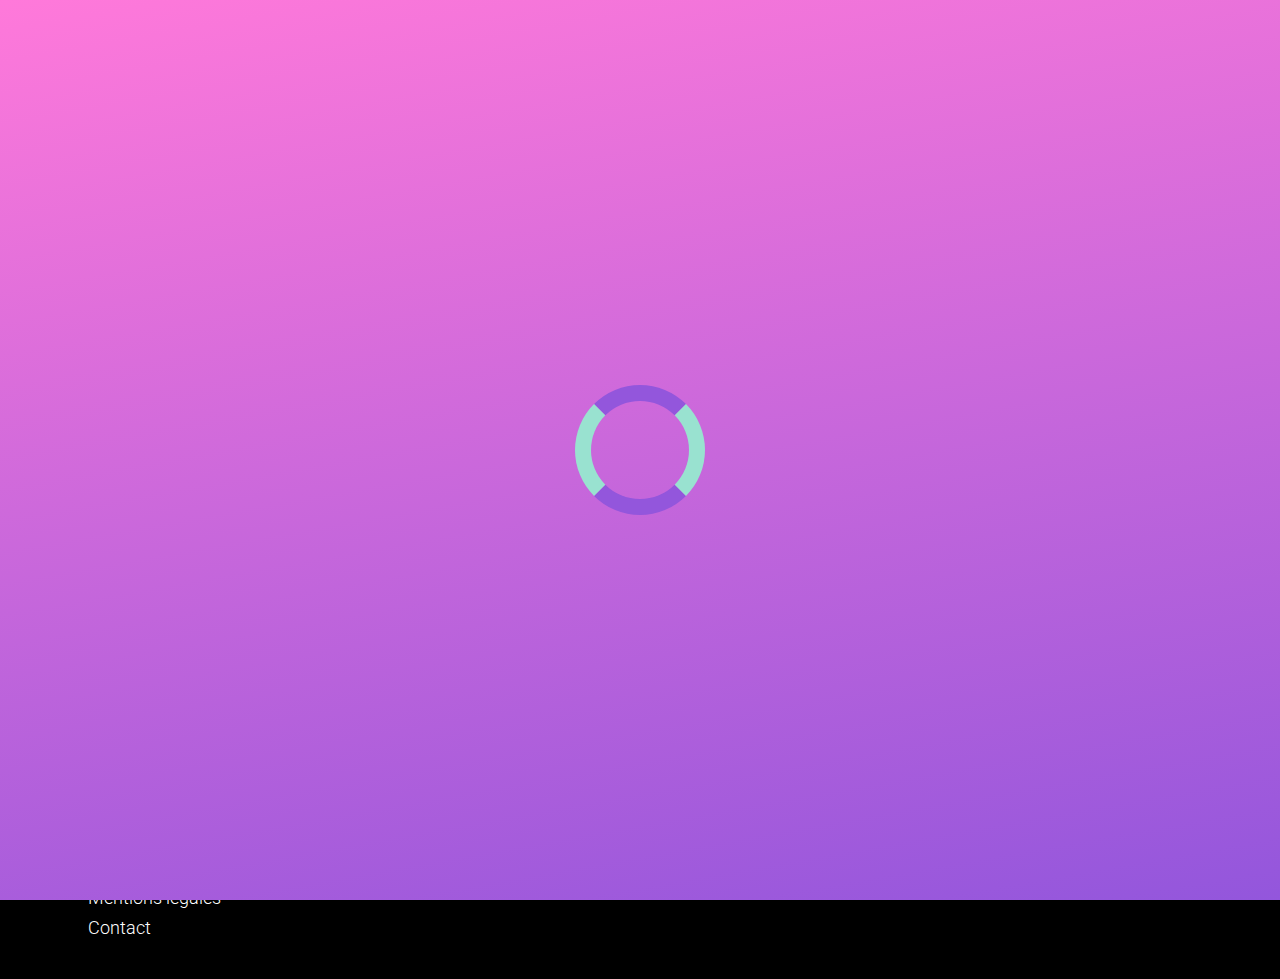
<file: index.html>
<!DOCTYPE html>
<html lang="en">
<head>
    <meta charset="UTF-8">
    <meta http-equiv="X-UA-Compatible" content="IE=edge">
    <meta name="viewport" content="width=device-width, initial-scale=1.0">
    <title>ohmyfood</title>
    <link rel="stylesheet" href="style.css">
    <link rel="stylesheet" href="https://cdnjs.cloudflare.com/ajax/libs/font-awesome/5.15.2/css/all.min.css" integrity="sha512-HK5fgLBL+xu6dm/Ii3z4xhlSUyZgTT9tuc/hSrtw6uzJOvgRr2a9jyxxT1ely+B+xFAmJKVSTbpM/CuL7qxO8w==" crossorigin="anonymous" />
    <link rel="preconnect" href="https://fonts.gstatic.com">
    <link href="https://fonts.googleapis.com/css2?family=Roboto:wght@200;300;400;500;600;700;800;900&display=swap" rel="stylesheet">
    <link href="https://fonts.googleapis.com/css2?family=Shrikhand:wght@200;300;400;500;600;700;800;900&display=swap" rel="stylesheet">
</head>

<body>

    <!-- Loader -->

    <div class="loader-container">
        <div class="loader"></div>
        <i class="fas fa-utensils fa-spin"></i>
    </div>

    
    <div class="container">

        <!-- Header -->

        <header>
            <div class="header">
                <div class="logo"><img src="public/img/logo/ohmyfood.png" alt="logo ohmyfood"></div>
            </div>
        </header>

        <!-- Section 1 -->

        <div class="location-box">

            <form id="box" method="post" action="#">   
                
                <span class="icon-map"><i class="fas fa-map-marker-alt"></i></span>
                <input type="text" placeholder="Paris, Belleville" required>
                <span class="icon-search"><i class="fas fa-search"></i></span>
            </form>

        </div>

        <section id="booking">

            <!-- Location -->
            
            <div class="location-container">

                <form id="location" method="post" action="#">   
                    
                    <span class="icon-map"><i class="fas fa-map-marker-alt"></i></span>
                    <input type="text" placeholder="Paris, Belleville" required>
                </form>

            </div>

            <!-- Presentation -->

            <div class="presentation">
                
                <div class="presentation-title">
                    <h1>Réservez le menu qui vous convient</h1>
                </div>

                <div class="presentation-subtitle">
                    <p>Découvrez des restaurants d'exception, sélectionnés par nos soins.</p>
                </div>

                <div class="explore"> 
                   

                    <div class="colored-btn">
                        <a href="#restaurants">
                        <span class="button-text">Explorer nos restaurants</span>
                        </a>
                    </div>

                    
                </div>


            </div>

        </section>


        <!-- Section 2 -->

        <section id="functioning">

            <h2 class="section-title">Fonctionnement</h2>
            
            <div class="box-container">

                <div class="box">

                        <span class="step-number">1</span>
                        <span class="icon"><i class="fas fa-mobile-alt box-icon"></i></span>
                        <span class="text">Choisissez un restaurant</span>
                                        
                </div>

                <div class="box">

                        <span class="step-number">2</span>
                        <span class="icon"><i class="fas fa-list-ul box-icon"></i></span>
                        <span class="text">Composez votre menu</span>
                    
                </div>

                <div class="box">

                        <span class="step-number">3</span>
                        <span class="icon"><i class="fas fa-store box-icon"></i></span>
                        <span class="text">Dégustez au restaurant</span>
                    
                </div>

            </div>

        </section>


        <!-- Section 3 -->

        <section id="restaurants">

            <!-- Restaurants -->

            
                <h2 class="section-title">Restaurants</h2>
           

            <div class="restaurants-container">

                <!-- Restaurant 1 -->

                <a class="rest1 map" href="lapalettedugout.html">

                    
                    <div class="rest-img">
                        <div class="new">Nouveau</div>  
                        <img class="img img_1" alt="restaurant 1" src="public/img/restaurants/rest1.jpg">                             
                    </div>

                    <div class="rest-text">

                        <div class="rest-details">
                            <p class="map-title">La palette du goût</p>
                            <p class="map-subtitle">Ménimontant</p>
                        </div>

                        <div class="like">
                            <i class="far fa-heart"></i><i class="fas fa-heart"></i>
                        </div>

                    </div>
                    
                </a>

                <!-- Restaurant 2 -->

                <a class="rest2 map" href="lanoteenchantee.html">
                      
                    <div class="rest-img">
                        <div class="new">Nouveau</div>
                        <img class="img img_2" alt="restaurant 2" src="public/img/restaurants/rest2.jpg"> 
                    </div>

                    <div class="rest-text">

                        <div class="rest-details">
                            <p class="map-title">La note enchantée</p>
                            <p class="map-subtitle">Charonne</p>
                        </div>

                        <div class="like">
                            <i class="far fa-heart"></i><i class="fas fa-heart"></i>
                        </div>

                    </div>
                    
                </a>

                <!-- Restaurant 3 -->

                <a class="rest3 map" href="alafrancaise.html">
                        
                    <div class="rest-img">
                        <img class="img img_3" alt="restaurant 3" src="public/img/restaurants/rest3.jpg"> 
                    </div>

                    <div class="rest-text">

                        <div class="rest-details">
                            <p class="map-title">À la française</p>
                            <p class="map-subtitle">Cité Rouge</p>
                        </div>

                        <div class="like">
                            <i class="far fa-heart"></i><i class="fas fa-heart"></i>
                        </div>

                    </div>
                    
                </a>

                <!-- Restaurant 4 -->

                <a class="rest4 map" href="Ledelicedessens.html">
                        
                    <div class="rest-img">
                         <img class="img img_4" alt="restaurant 4" src="public/img/restaurants/rest4.jpg"> 
                    </div>

                    <div class="rest-text">

                        <div class="rest-details">
                            <p class="map-title">Le délice des sens</p>
                            <p class="map-subtitle">Folie-Méricourt</p>
                        </div>

                        <div class="like">
                            <i class="far fa-heart"></i><i class="fas fa-heart"></i>
                        </div>

                    </div>
                    
                </a>

            </div>

        </section>
    
    </div>

        <!-- Footer -->

        <footer>

            <div class=footer>

                <div class="logo-footer">ohmyfood</div>

                <ul>
                    <li class="li1"><a href="#"><span><i class="fas fa-utensils"></i></span>Proposer un restaurant</a></li>
                    <li class="li1"><a href="#"><span><i class="fas fa-hands-helping"></i></span>Devenir partenaire</a></li>
                    <li class="li2"><a href="#">Mentions légales</a></li>
                    <li class="li2"><a href="mailto:#">Contact</a></li>
                </ul>

            </div>
        
        </footer>    


</body>

</html>
</file>
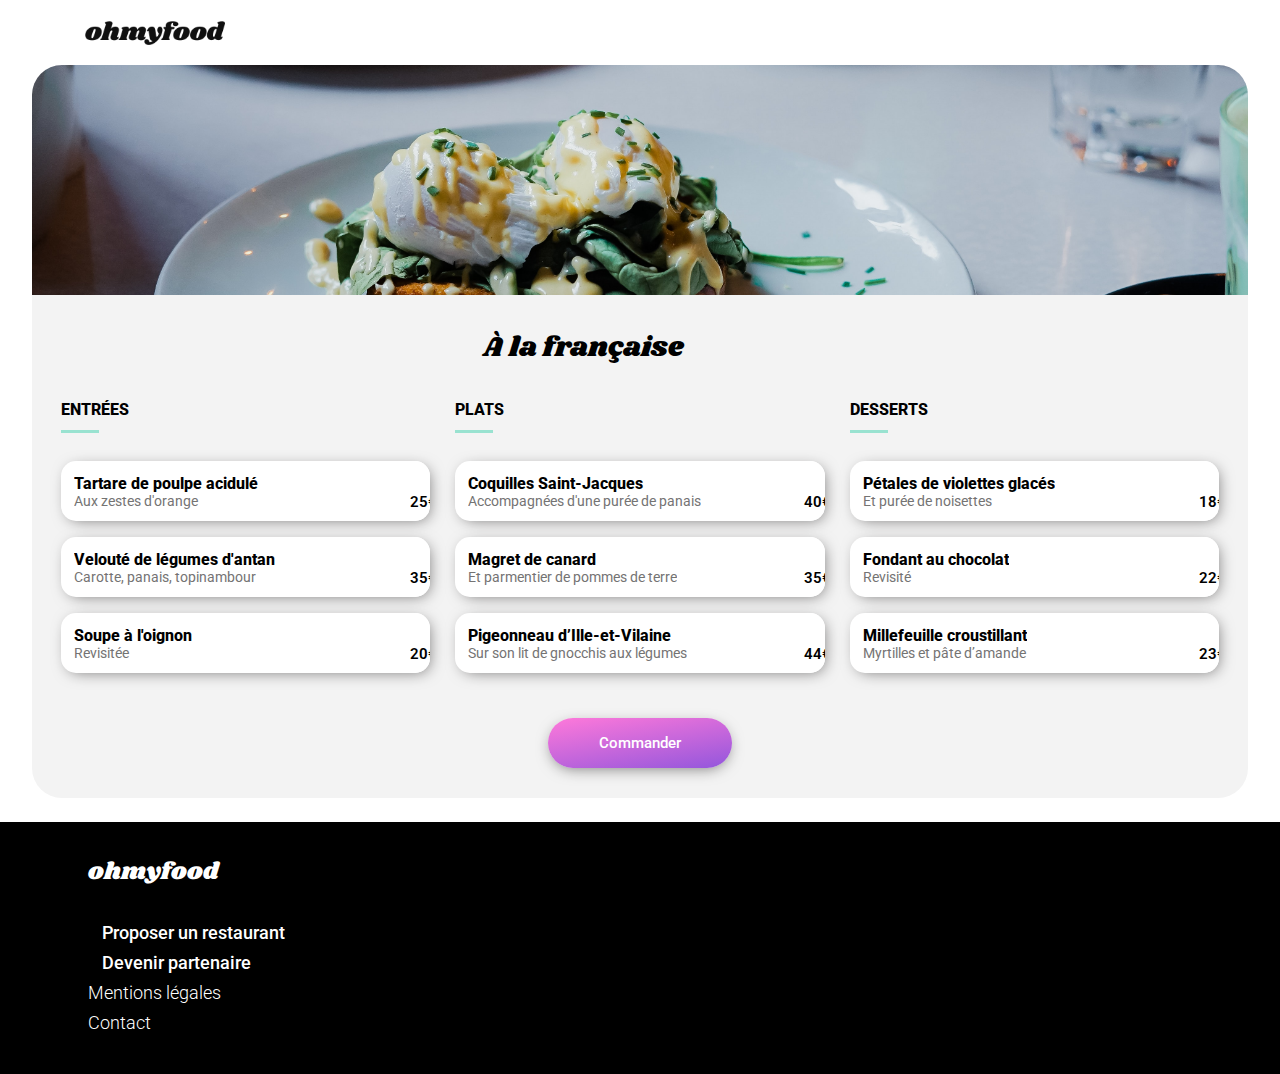
<file: alafrancaise.html>
<!DOCTYPE html>
<html lang="en">
<head>
    <meta charset="UTF-8">
    <meta http-equiv="X-UA-Compatible" content="IE=edge">
    <meta name="viewport" content="width=device-width, initial-scale=1.0">
    <title>À la française</title>
    <link rel="stylesheet" href="style.css">
    <link rel="stylesheet" href="https://cdnjs.cloudflare.com/ajax/libs/font-awesome/5.15.2/css/all.min.css" integrity="sha512-HK5fgLBL+xu6dm/Ii3z4xhlSUyZgTT9tuc/hSrtw6uzJOvgRr2a9jyxxT1ely+B+xFAmJKVSTbpM/CuL7qxO8w==" crossorigin="anonymous" />
    <link rel="preconnect" href="https://fonts.gstatic.com">
    <link href="https://fonts.googleapis.com/css2?family=Roboto:wght@200;300;400;500;600;700;800;900&display=swap" rel="stylesheet">
    <link href="https://fonts.googleapis.com/css2?family=Shrikhand:wght@200;300;400;500;600;700;800;900&display=swap" rel="stylesheet">
</head>

<body>

    <!-- Header -->

    <header>

        <div class="header">

            <a class="home-link" href="index.html"><i class="fas fa-arrow-left"></i></a>

            <div class="logo"><img src="public/img/logo/ohmyfood.png" alt="logo ohmyfood"></div>          

        </div>
        
    </header>

    <!-- Main -->

    <main>

        <img class="img img_3" alt="À la française" src="public/img/restaurants/rest3.jpg">
        
        <div class="menu-container">

            <div class="menu">

                <div class="restaurant">
                    <h1 class="name">À la française</h1>
                    <div class="like">
                        <i class="far fa-heart"></i><i class="fas fa-heart"></i>
                    </div>
                </div>

                <section class="dish dish--1">
                    <h2 class="dish-type">ENTR&Eacute;ES</h2>
                    <hr>

                    <div class="choices">

                        <div class="item item--1">

                                <div class="item-details">
                                    <p class="item-title">Tartare de poulpe acidulé</p>
                                    <p class="item-description">Aux zestes d'orange</p>
                                </div>

                                <div class="slider">
                                    <span class="price">25€</span>
                                    <span class="checkbox"><i class="fas fa-check-circle"></i></span>
                                </div>
                                
                        </div>

                        <div class="item item--2">

                            <div class="item-details">
                                <p class="item-title">Velouté de légumes d'antan</p>
                                <p class="item-description">Carotte, panais, topinambour</p>
                            </div>

                            <div class="slider">
                                <span class="price">35€</span>
                                <span class="checkbox"><i class="fas fa-check-circle"></i></span>
                            </div>

                        </div> 

                        <div class="item item--3">

                            <div class="item-details">
                                <p class="item-title">Soupe à l'oignon</p>
                                <p class="item-description">Revisitée</p>
                            </div>

                            <div class="slider">
                                <span class="price">20€</span>
                                <span class="checkbox"><i class="fas fa-check-circle"></i></span>
                            </div>

                        </div>
                    
                    </div>

                </section>


                <section class="dish dish--2">
                    <h2 class="dish-type">PLATS</h2>
                    <hr>

                    <div class="choices">

                        <div class="item item--4">

                            <div class="item-details">
                                <p class="item-title">Coquilles Saint-Jacques</p>
                                <p class="item-description">Accompagnées d'une purée de panais</p>
                            </div>

                            <div class="slider">
                                <span class="price">40€</span>
                                <span class="checkbox"><i class="fas fa-check-circle"></i></span>
                            </div>

                        </div>

                        <div class="item item--5">

                            <div class="item-details">
                                <p class="item-title">Magret de canard</p>
                                <p class="item-description">Et parmentier de pommes de terre</p>
                            </div>

                            <div class="slider">
                                <span class="price">35€</span>
                                <span class="checkbox"><i class="fas fa-check-circle"></i></span>
                            </div>

                        </div>

                        <div class="item item--6">
                            <div class="item-details">
                                <p class="item-title">Pigeonneau d’Ille-et-Vilaine</p>
                                <p class="item-description">Sur son lit de gnocchis aux légumes</p>
                            </div>

                            <div class="slider">
                                <span class="price">44€</span>
                                <span class="checkbox"><i class="fas fa-check-circle"></i></span>
                            </div>

                        </div>
                    
                    </div>

                </section>

                <section class="dish dish--3">
                    <h2 class="dish-type">DESSERTS</h2>
                    <hr>

                    <div class="choices">

                        <div class="item item--7">
                            <div class="item-details">
                                <p class="item-title">Pétales de violettes glacés</p>
                                <p class="item-description">Et purée de noisettes</p>
                            </div>

                            <div class="slider">
                                <span class="price">18€</span>
                                <span class="checkbox"><i class="fas fa-check-circle"></i></span>
                            </div>

                        </div>

                        <div class="item item--8">
                            <div class="item-details">
                                <p class="item-title">Fondant au chocolat</p>
                                <p class="item-description">Revisité</p>
                            </div>

                            <div class="slider">
                                <span class="price">22€</span>
                                <span class="checkbox"><i class="fas fa-check-circle"></i></span>
                            </div>

                        </div>

                        <div class="item item--9">
                            <div class="item-details">
                                <p class="item-title">Millefeuille croustillant</p>
                                <p class="item-description">Myrtilles et pâte d’amande</p>
                            </div>

                            <div class="slider">
                                <span class="price">23€</span>
                                <span class="checkbox"><i class="fas fa-check-circle"></i></span>
                            </div>

                        </div>
                    
                    </div>

                </section>

                <div class="order">

                    <button class="colored-btn" type="submit">
                        <span class="button-text button-text_order">Commander</span>
                    </button>

                </div>
                
            </div>

        </div>

    </main>

    <!-- Footer -->

    <footer>

        <div class=footer>

            <div class="logo-footer">ohmyfood</div>

            <ul>
                <li class="li1"><a href="#"><span><i class="fas fa-utensils fork"></i></span>Proposer un restaurant</a></li>
                <li class="li1"><a href="#"><span><i class="fas fa-hands-helping"></i></span>Devenir partenaire</a></li>
                <li class="li2"><a href="#">Mentions légales</a></li>
                <li class="li2"><a href="mailto:#">Contact</a></li>
            </ul>

        </div>
    
    </footer>
    
</body>
</html>
</file>
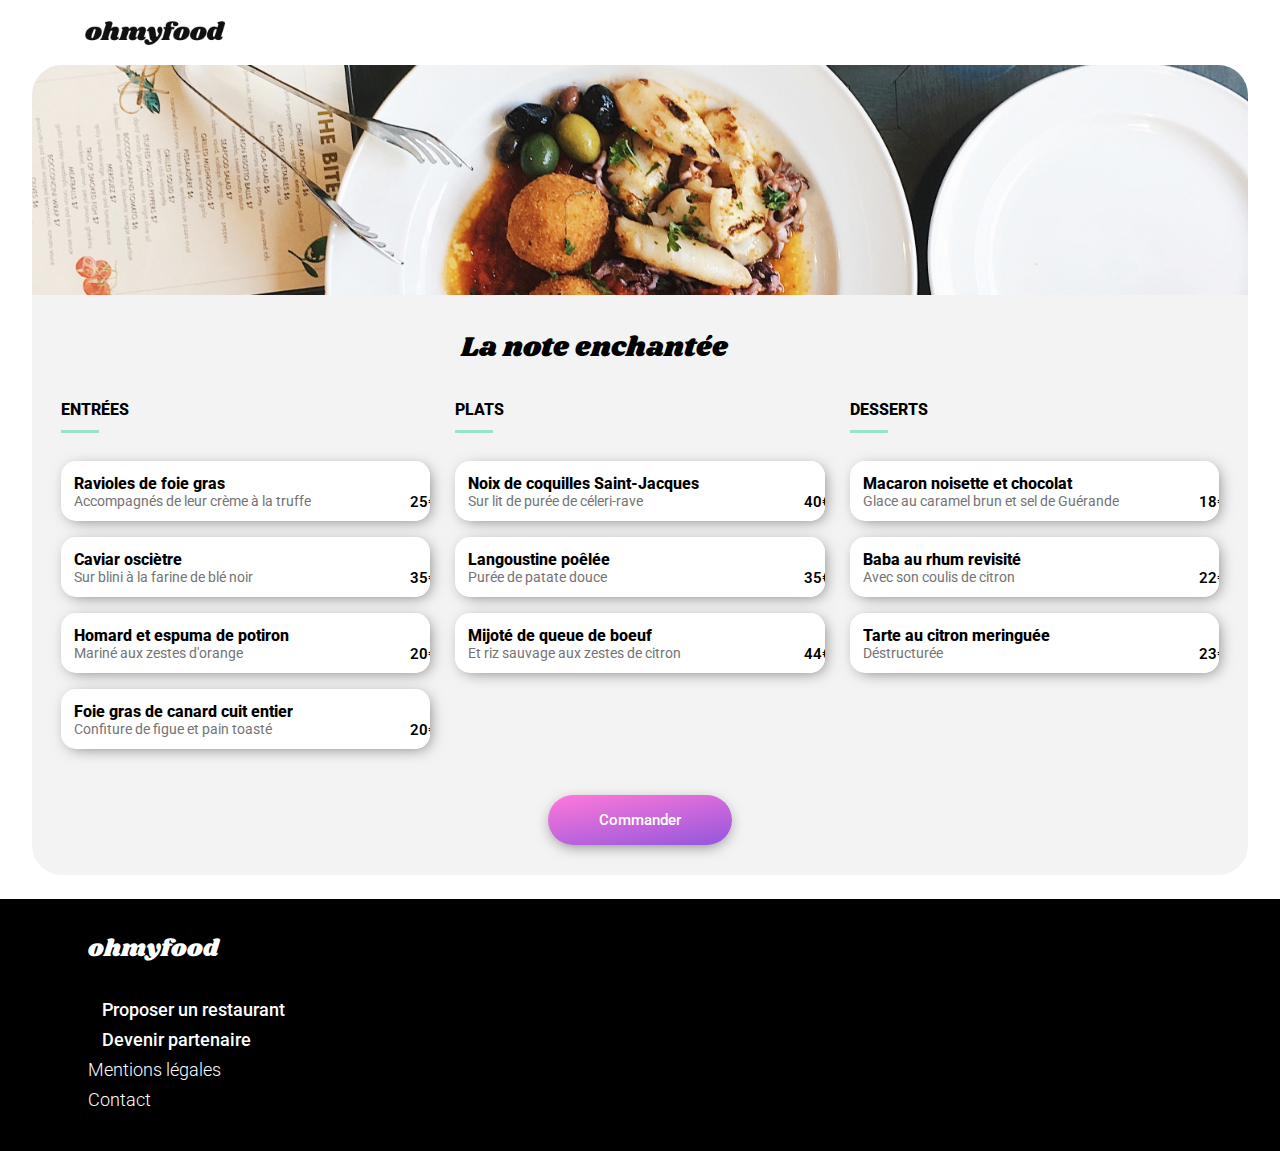
<file: La note enchantée.html>
<!DOCTYPE html>
<html lang="en">
<head>
    <meta charset="UTF-8">
    <meta http-equiv="X-UA-Compatible" content="IE=edge">
    <meta name="viewport" content="width=device-width, initial-scale=1.0">
    <title>La note enchantée</title>
    <link rel="stylesheet" href="style.css">
    <link rel="stylesheet" href="https://cdnjs.cloudflare.com/ajax/libs/font-awesome/5.15.2/css/all.min.css" integrity="sha512-HK5fgLBL+xu6dm/Ii3z4xhlSUyZgTT9tuc/hSrtw6uzJOvgRr2a9jyxxT1ely+B+xFAmJKVSTbpM/CuL7qxO8w==" crossorigin="anonymous" />
    <link rel="preconnect" href="https://fonts.gstatic.com">
    <link href="https://fonts.googleapis.com/css2?family=Roboto:wght@200;300;400;500;600;700;800;900&display=swap" rel="stylesheet">
    <link href="https://fonts.googleapis.com/css2?family=Shrikhand:wght@200;300;400;500;600;700;800;900&display=swap" rel="stylesheet">
</head>

<body>

    <!-- Header -->

    <header>

        <div class="header">

            <a class="home-link" href="index.html"><i class="fas fa-arrow-left"></i></a>

            <div class="logo"><img src="public/img/logo/ohmyfood.png" alt="logo ohmyfood"></div>          

        </div>
        
    </header>

    <!-- Main -->

    <main>

        <img class="img img_2" alt="La note enchantée" src="public/img/restaurants/rest2.jpg">
        
        <div class="menu-container">

            <div class="menu menu--rest2">

                <div class="restaurant">
                    <h1 class="name">La note enchantée</h1>
                    <div class="like">
                        <i class="far fa-heart"></i><i class="fas fa-heart"></i>
                    </div>
                </div>

                <section class="dish dish--1">
                    <h2 class="dish-type">ENTR&Eacute;ES</h2>
                    <hr>

                    <div class="choices">

                        <div class="item item--1">

                                <div class="item-details">
                                    <p class="item-title">Ravioles de foie gras</p>
                                    <p class="item-description">Accompagnés de leur crème à la truffe</p>
                                </div>

                                <div class="slider">
                                    <span class="price">25€</span>
                                    <span class="checkbox"><i class="fas fa-check-circle"></i></span>
                                </div>
                                
                        </div>

                        <div class="item item--2">

                            <div class="item-details">
                                <p class="item-title">Caviar osciètre</p>
                                <p class="item-description">Sur blini à la farine de blé noir</p>
                            </div>

                            <div class="slider">
                                <span class="price">35€</span>
                                <span class="checkbox"><i class="fas fa-check-circle"></i></span>
                            </div>

                        </div> 

                        <div class="item item--3">

                            <div class="item-details">
                                <p class="item-title">Homard et espuma de potiron</p>
                                <p class="item-description">Mariné aux zestes d'orange</p>
                            </div>

                            <div class="slider">
                                <span class="price">20€</span>
                                <span class="checkbox"><i class="fas fa-check-circle"></i></span>
                            </div>

                        </div>

                        <div class="item item--4">

                            <div class="item-details">
                                <p class="item-title">Foie gras de canard cuit entier</p>
                                <p class="item-description">Confiture de figue et pain toasté</p>
                            </div>

                            <div class="slider">
                                <span class="price">20€</span>
                                <span class="checkbox"><i class="fas fa-check-circle"></i></span>
                            </div>

                        </div>
                    
                    </div>

                </section>


                <section class="dish dish--2">
                    <h2 class="dish-type">PLATS</h2>
                    <hr>

                    <div class="choices">

                        <div class="item item--4">

                            <div class="item-details">
                                <p class="item-title">Noix de coquilles Saint-Jacques</p>
                                <p class="item-description">Sur lit de purée de céleri-rave</p>
                            </div>

                            <div class="slider">
                                <span class="price">40€</span>
                                <span class="checkbox"><i class="fas fa-check-circle"></i></span>
                            </div>

                        </div>

                        <div class="item item--5">

                            <div class="item-details">
                                <p class="item-title">Langoustine poêlée</p>
                                <p class="item-description">Purée de patate douce</p>
                            </div>

                            <div class="slider">
                                <span class="price">35€</span>
                                <span class="checkbox"><i class="fas fa-check-circle"></i></span>
                            </div>

                        </div>

                        <div class="item item--6">
                            <div class="item-details">
                                <p class="item-title">Mijoté de queue de boeuf</p>
                                <p class="item-description">Et riz sauvage aux zestes de citron</p>
                            </div>

                            <div class="slider">
                                <span class="price">44€</span>
                                <span class="checkbox"><i class="fas fa-check-circle"></i></span>
                            </div>

                        </div>
                    
                    </div>

                </section>

                <section class="dish dish--3">
                    <h2 class="dish-type">DESSERTS</h2>
                    <hr>

                    <div class="choices">

                        <div class="item item--7">
                            <div class="item-details">
                                <p class="item-title">Macaron noisette et chocolat</p>
                                <p class="item-description">Glace au caramel brun et sel de Guérande</p>
                            </div>

                            <div class="slider">
                                <span class="price">18€</span>
                                <span class="checkbox"><i class="fas fa-check-circle"></i></span>
                            </div>

                        </div>

                        <div class="item item--8">
                            <div class="item-details">
                                <p class="item-title">Baba au rhum revisité</p>
                                <p class="item-description">Avec son coulis de citron</p>
                            </div>

                            <div class="slider">
                                <span class="price">22€</span>
                                <span class="checkbox"><i class="fas fa-check-circle"></i></span>
                            </div>

                        </div>

                        <div class="item item--9">
                            <div class="item-details">
                                <p class="item-title">Tarte au citron meringuée</p>
                                <p class="item-description">Déstructurée</p>
                            </div>

                            <div class="slider">
                                <span class="price">23€</span>
                                <span class="checkbox"><i class="fas fa-check-circle"></i></span>
                            </div>

                        </div>
                    
                    </div>

                </section>

                <div class="order">

                    <button class="colored-btn" type="submit">
                        <span class="button-text button-text_order">Commander</span>
                    </button>

                </div>
                
            </div>

        </div>

    </main>

    <!-- Footer -->

    <footer>

        <div class=footer>

            <div class="logo-footer">ohmyfood</div>

            <ul>
                <li class="li1"><a href="#"><span><i class="fas fa-utensils"></i></span>Proposer un restaurant</a></li>
                <li class="li1"><a href="#"><span><i class="fas fa-hands-helping"></i></span>Devenir partenaire</a></li>
                <li class="li2"><a href="#">Mentions légales</a></li>
                <li class="li2"><a href="mailto:#">Contact</a></li>
            </ul>

        </div>
    
    </footer>
    
</body>
</html>
</file>
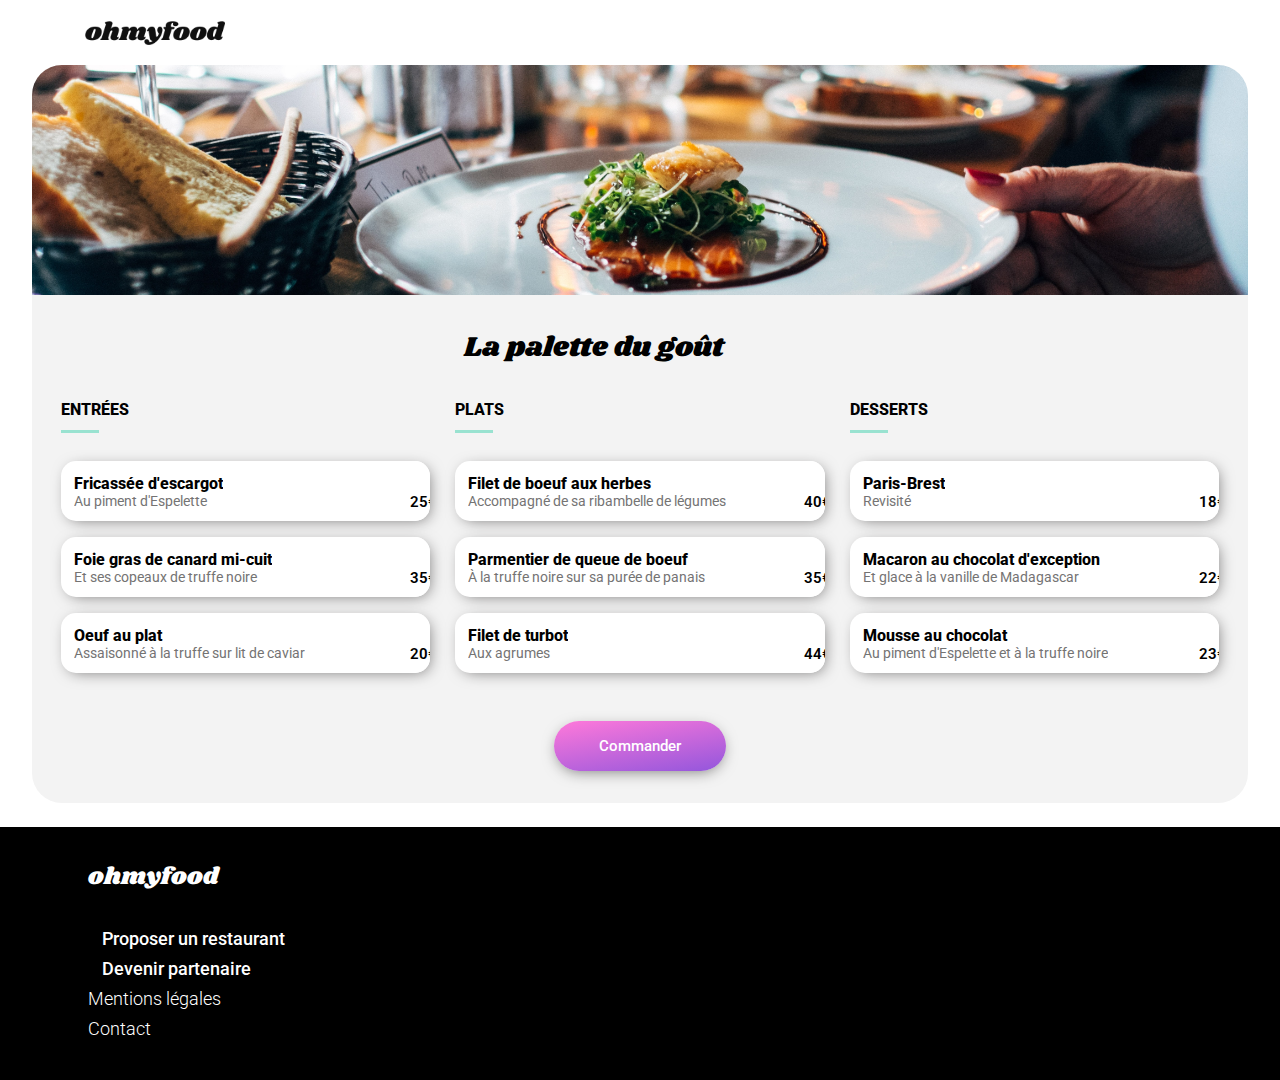
<file: La palette du goût.html>
<!DOCTYPE html>
<html lang="en">
<head>
    <meta charset="UTF-8">
    <meta http-equiv="X-UA-Compatible" content="IE=edge">
    <meta name="viewport" content="width=device-width, initial-scale=1.0">
    <title>La palette du goût</title>
    <link rel="stylesheet" href="style.css">
    <link rel="stylesheet" href="https://cdnjs.cloudflare.com/ajax/libs/font-awesome/5.15.2/css/all.min.css" integrity="sha512-HK5fgLBL+xu6dm/Ii3z4xhlSUyZgTT9tuc/hSrtw6uzJOvgRr2a9jyxxT1ely+B+xFAmJKVSTbpM/CuL7qxO8w==" crossorigin="anonymous" />
    <link rel="preconnect" href="https://fonts.gstatic.com">
    <link href="https://fonts.googleapis.com/css2?family=Roboto:wght@200;300;400;500;600;700;800;900&display=swap" rel="stylesheet">
    <link href="https://fonts.googleapis.com/css2?family=Shrikhand:wght@200;300;400;500;600;700;800;900&display=swap" rel="stylesheet">
</head>

<body>
    

    <!-- Header -->

    <header>

        <div class="header">

            <a class="home-link" href="index.html"><i class="fas fa-arrow-left"></i></a>

            <div class="logo"><img src="public/img/logo/ohmyfood.png" alt="logo ohmyfood"></div>          

        </div>
        
    </header>

    <!-- Main -->

    <main>

        <img class="img img_1" alt="La palette du goût" src="public/img/restaurants/rest1.jpg">
        
        <div class="menu-container">

            <div class="menu">

                <div class="restaurant">
                    <h1 class="name">La palette du goût</h1>
                    <div class="like">
                        <i class="far fa-heart"></i><i class="fas fa-heart"></i>
                    </div>
                </div>

                <section class="dish dish--1">
                    <h2 class="dish-type">ENTR&Eacute;ES</h2>
                    <hr>

                    <div class="choices">

                        <div class="item item--1">

                                <div class="item-details">
                                    <p class="item-title">Fricassée d'escargot</p>
                                    <p class="item-description">Au piment d'Espelette</p>
                                </div>

                                <div class="slider">
                                    <span class="price">25€</span>
                                    <span class="checkbox"><i class="fas fa-check-circle"></i></span>
                                </div>
                                
                        </div>

                        <div class="item item--2">

                            <div class="item-details">
                                <p class="item-title">Foie gras de canard mi-cuit</p>
                                <p class="item-description">Et ses copeaux de truffe noire</p>
                            </div>

                            <div class="slider">
                                <span class="price">35€</span>
                                <span class="checkbox"><i class="fas fa-check-circle"></i></span>
                            </div>

                        </div> 

                        <div class="item item--3">

                            <div class="item-details">
                                <p class="item-title">Oeuf au plat</p>
                                <p class="item-description">Assaisonné à la truffe sur lit de caviar</p>
                            </div>

                            <div class="slider">
                                <span class="price">20€</span>
                                <span class="checkbox"><i class="fas fa-check-circle"></i></span>
                            </div>

                        </div>
                    
                    </div>

                </section>

                <section class="dish dish--2">
                    <h2 class="dish-type">PLATS</h2>
                    <hr>

                    <div class="choices">

                        <div class="item item--4">

                            <div class="item-details">
                                <p class="item-title">Filet de boeuf aux herbes</p>
                                <p class="item-description">Accompagné de sa ribambelle de légumes</p>
                            </div>

                            <div class="slider">
                                <span class="price">40€</span>
                                <span class="checkbox"><i class="fas fa-check-circle"></i></span>
                            </div>

                        </div>

                        <div class="item item--5">

                            <div class="item-details">
                                <p class="item-title">Parmentier de queue de boeuf</p>
                                <p class="item-description">À la truffe noire sur sa purée de panais</p>
                            </div>

                            <div class="slider">
                                <span class="price">35€</span>
                                <span class="checkbox"><i class="fas fa-check-circle"></i></span>
                            </div>

                        </div>

                        <div class="item item--6">
                            <div class="item-details">
                                <p class="item-title">Filet de turbot</p>
                                <p class="item-description">Aux agrumes</p>
                            </div>

                            <div class="slider">
                                <span class="price">44€</span>
                                <span class="checkbox"><i class="fas fa-check-circle"></i></span>
                            </div>

                        </div>
                    
                    </div>

                </section>

                <section class="dish dish--3">
                    <h2 class="dish-type">DESSERTS</h2>
                    <hr>

                    <div class="choices">

                        <div class="item item--7">
                            <div class="item-details">
                                <p class="item-title">Paris-Brest</p>
                                <p class="item-description">Revisité</p>
                            </div>

                            <div class="slider">
                                <span class="price">18€</span>
                                <span class="checkbox"><i class="fas fa-check-circle"></i></span>
                            </div>

                        </div>

                        <div class="item item--8">
                            <div class="item-details">
                                <p class="item-title">Macaron au chocolat d'exception</p>
                                <p class="item-description">Et glace à la vanille de Madagascar</p>
                            </div>

                            <div class="slider">
                                <span class="price">22€</span>
                                <span class="checkbox"><i class="fas fa-check-circle"></i></span>
                            </div>

                        </div>

                        <div class="item item--9">
                            <div class="item-details">
                                <p class="item-title">Mousse au chocolat</p>
                                <p class="item-description">Au piment d'Espelette et à la truffe noire</p>
                            </div>

                            <div class="slider">
                                <span class="price">23€</span>
                                <span class="checkbox"><i class="fas fa-check-circle"></i></span>
                            </div>

                        </div>
                    
                    </div>

                </section>

                <div class="order">

                    <div class="colored-btn">
                        <span class="button-text button-text_order">Commander</span>
                    </div>

                </div>
                
            </div>

        </div>

    </main>

    <!-- Footer -->

    <footer>

        <div class=footer>

            <div class="logo-footer">ohmyfood</div>

            <ul>
                <li class="li1"><a href="#"><span><i class="fas fa-utensils"></i></span>Proposer un restaurant</a></li>
                <li class="li1"><a href="#"><span><i class="fas fa-hands-helping"></i></span>Devenir partenaire</a></li>
                <li class="li2"><a href="#">Mentions légales</a></li>
                <li class="li2"><a href="mailto:#">Contact</a></li>
            </ul>

        </div>
    
    </footer>
    
</body>
</html>
</file>
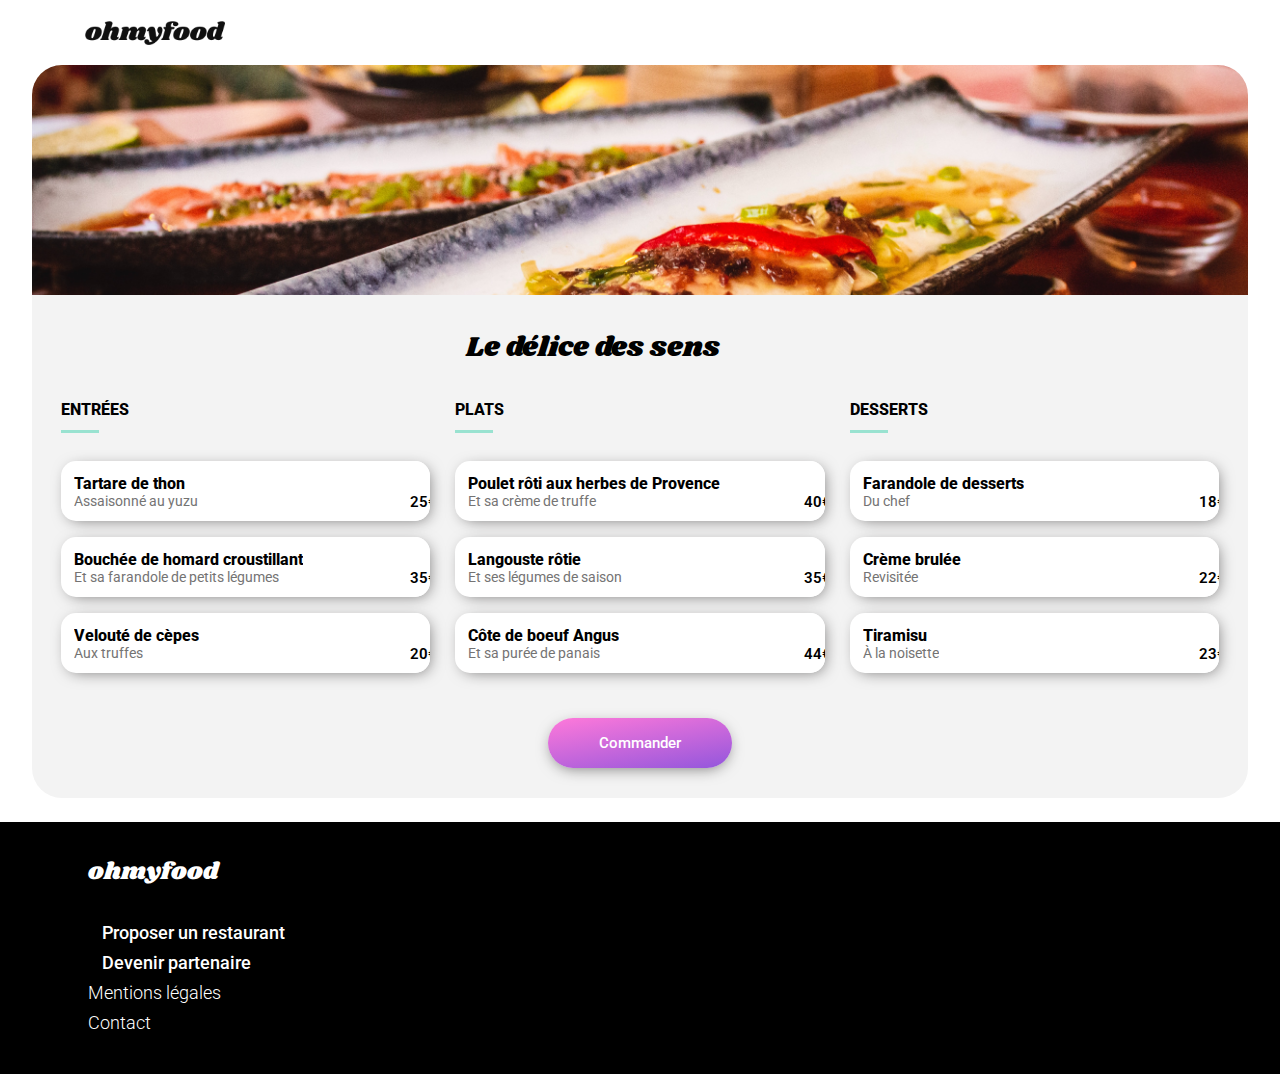
<file: Le délice des sens.html>
<!DOCTYPE html>
<html lang="en">
<head>
    <meta charset="UTF-8">
    <meta http-equiv="X-UA-Compatible" content="IE=edge">
    <meta name="viewport" content="width=device-width, initial-scale=1.0">
    <title>Le délice des sens</title>
    <link rel="stylesheet" href="style.css">
    <link rel="stylesheet" href="https://cdnjs.cloudflare.com/ajax/libs/font-awesome/5.15.2/css/all.min.css" integrity="sha512-HK5fgLBL+xu6dm/Ii3z4xhlSUyZgTT9tuc/hSrtw6uzJOvgRr2a9jyxxT1ely+B+xFAmJKVSTbpM/CuL7qxO8w==" crossorigin="anonymous" />
    <link rel="preconnect" href="https://fonts.gstatic.com">
    <link href="https://fonts.googleapis.com/css2?family=Roboto:wght@200;300;400;500;600;700;800;900&display=swap" rel="stylesheet">
    <link href="https://fonts.googleapis.com/css2?family=Shrikhand:wght@200;300;400;500;600;700;800;900&display=swap" rel="stylesheet">
</head>

<body>

    <!-- Header -->

    <header>

        <div class="header">

            <a class="home-link" href="index.html"><i class="fas fa-arrow-left"></i></a>

            <div class="logo"><img src="public/img/logo/ohmyfood.png" alt="logo ohmyfood"></div>          

        </div>
        
    </header>

    <!-- Main -->

    <main>

        <img class="img img_4" alt="Le délice des sens" src="public/img/restaurants/rest4.jpg">
        
        <div class="menu-container">

            <div class="menu">

                <div class="restaurant">
                    <h1 class="name">Le délice des sens</h1>
                    <div class="like">
                        <i class="far fa-heart"></i><i class="fas fa-heart"></i>
                    </div>
                </div>

                <section class="dish dish--1">
                    <h2 class="dish-type">ENTR&Eacute;ES</h2>
                    <hr>

                    <div class="choices">

                        <div class="item item--1">

                                <div class="item-details">
                                    <p class="item-title">Tartare de thon</p>
                                    <p class="item-description">Assaisonné au yuzu</p>
                                </div>

                                <div class="slider">
                                    <span class="price">25€</span>
                                    <span class="checkbox"><i class="fas fa-check-circle"></i></span>
                                </div>
                                
                        </div>

                        <div class="item item--2">

                            <div class="item-details">
                                <p class="item-title">Bouchée de homard croustillant</p>
                                <p class="item-description">Et sa farandole de petits légumes</p>
                            </div>

                            <div class="slider">
                                <span class="price">35€</span>
                                <span class="checkbox"><i class="fas fa-check-circle"></i></span>
                            </div>

                        </div> 

                        <div class="item item--3">

                            <div class="item-details">
                                <p class="item-title">Velouté de cèpes</p>
                                <p class="item-description">Aux truffes</p>
                            </div>

                            <div class="slider">
                                <span class="price">20€</span>
                                <span class="checkbox"><i class="fas fa-check-circle"></i></span>
                            </div>

                        </div>
                    
                    </div>

                </section>


                <section class="dish dish--2">
                    <h2 class="dish-type">PLATS</h2>
                    <hr>

                    <div class="choices">

                        <div class="item item--4">

                            <div class="item-details">
                                <p class="item-title">Poulet rôti aux herbes de Provence</p>
                                <p class="item-description">Et sa crème de truffe</p>
                            </div>

                            <div class="slider">
                                <span class="price">40€</span>
                                <span class="checkbox"><i class="fas fa-check-circle"></i></span>
                            </div>

                        </div>

                        <div class="item item--5">

                            <div class="item-details">
                                <p class="item-title">Langouste rôtie</p>
                                <p class="item-description">Et ses légumes de saison</p>
                            </div>

                            <div class="slider">
                                <span class="price">35€</span>
                                <span class="checkbox"><i class="fas fa-check-circle"></i></span>
                            </div>

                        </div>

                        <div class="item item--6">
                            <div class="item-details">
                                <p class="item-title">Côte de boeuf Angus</p>
                                <p class="item-description">Et sa purée de panais</p>
                            </div>

                            <div class="slider">
                                <span class="price">44€</span>
                                <span class="checkbox"><i class="fas fa-check-circle"></i></span>
                            </div>

                        </div>
                    
                    </div>

                </section>

                <section class="dish dish--3">
                    <h2 class="dish-type">DESSERTS</h2>
                    <hr>

                    <div class="choices">

                        <div class="item item--7">
                            <div class="item-details">
                                <p class="item-title">Farandole de desserts</p>
                                <p class="item-description">Du chef</p>
                            </div>

                            <div class="slider">
                                <span class="price">18€</span>
                                <span class="checkbox"><i class="fas fa-check-circle"></i></span>
                            </div>

                        </div>

                        <div class="item item--8">
                            <div class="item-details">
                                <p class="item-title">Crème brulée</p>
                                <p class="item-description">Revisitée</p>
                            </div>

                            <div class="slider">
                                <span class="price">22€</span>
                                <span class="checkbox"><i class="fas fa-check-circle"></i></span>
                            </div>

                        </div>

                        <div class="item item--9">
                            <div class="item-details">
                                <p class="item-title">Tiramisu</p>
                                <p class="item-description">À la noisette</p>
                            </div>

                            <div class="slider">
                                <span class="price">23€</span>
                                <span class="checkbox"><i class="fas fa-check-circle"></i></span>
                            </div>

                        </div>
                    
                    </div>

                </section>

                <div class="order">

                    <button class="colored-btn" type="submit">
                        <span class="button-text button-text_order">Commander</span>
                    </button>

                </div>
                
            </div>

        </div>

    </main>

    <!-- Footer -->

    <footer>

        <div class=footer>

            <div class="logo-footer">ohmyfood</div>

            <ul>
                <li class="li1"><a href="#"><span><i class="fas fa-utensils"></i></span>Proposer un restaurant</a></li>
                <li class="li1"><a href="#"><span><i class="fas fa-hands-helping"></i></span>Devenir partenaire</a></li>
                <li class="li2"><a href="#">Mentions légales</a></li>
                <li class="li2"><a href="mailto:#">Contact</a></li>
            </ul>

        </div>
    
    </footer>
    
</body>
</html>
</file>
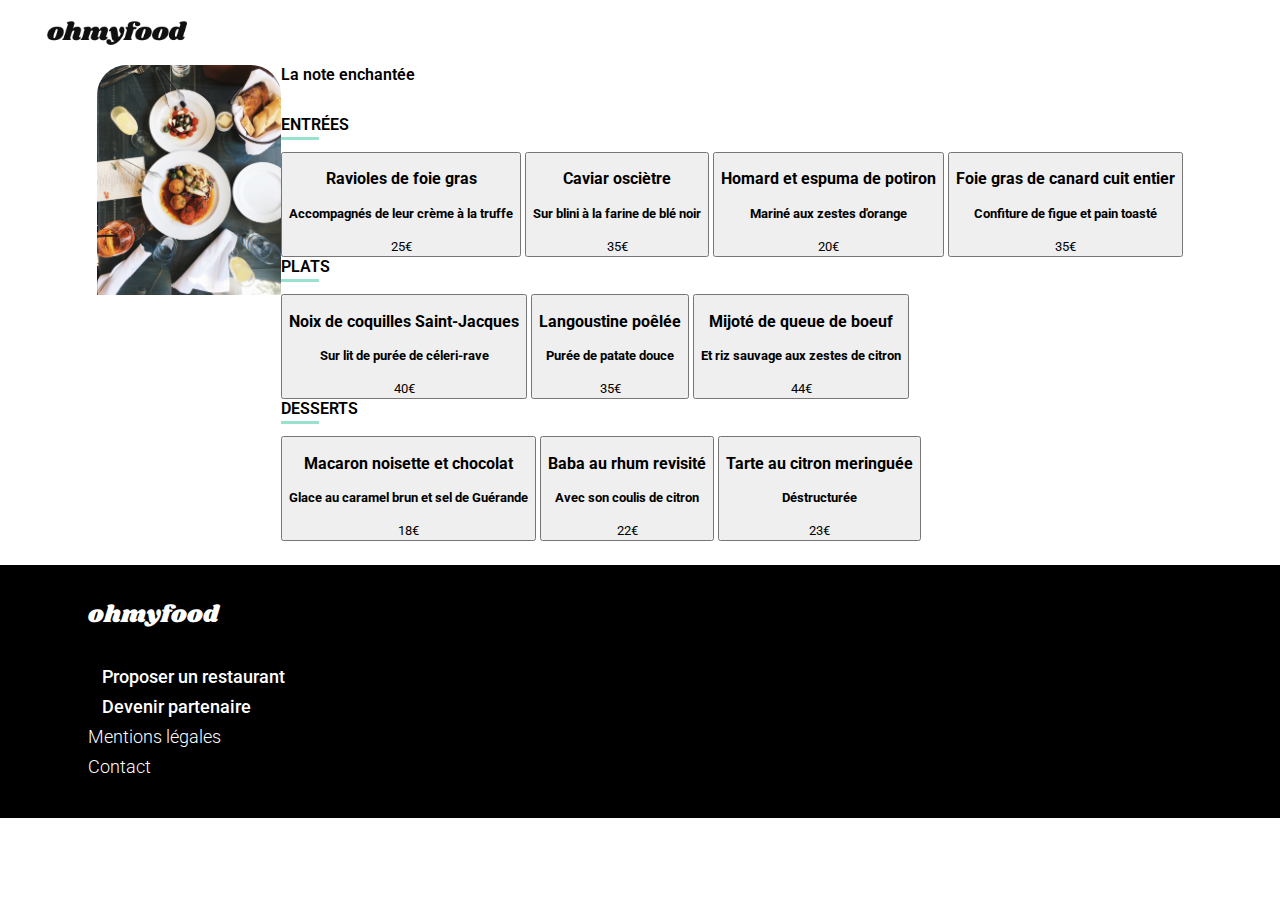
<file: restaurant2.html>
<!DOCTYPE html>
<html lang="en">
<head>
    <meta charset="UTF-8">
    <meta http-equiv="X-UA-Compatible" content="IE=edge">
    <meta name="viewport" content="width=device-width, initial-scale=1.0">
    <title>La note enchantée</title>
    <link rel="stylesheet" href="style.css">
    <link rel="stylesheet" href="https://cdnjs.cloudflare.com/ajax/libs/font-awesome/5.15.2/css/all.min.css" integrity="sha512-HK5fgLBL+xu6dm/Ii3z4xhlSUyZgTT9tuc/hSrtw6uzJOvgRr2a9jyxxT1ely+B+xFAmJKVSTbpM/CuL7qxO8w==" crossorigin="anonymous" />
    <link rel="preconnect" href="https://fonts.gstatic.com">
    <link href="https://fonts.googleapis.com/css2?family=Roboto:wght@200;300;400;500;600;700;800;900&display=swap" rel="stylesheet">
    <link href="https://fonts.googleapis.com/css2?family=Shrikhand:wght@200;300;400;500;600;700;800;900&display=swap" rel="stylesheet">
</head>

<body>

    <!-- Header -->

    <header>
        <div class="header">
            
            <span class="logo">
                <a class="home-link" href="index.html"><i class="fas fa-arrow-left"></i></a>
                <img src="public/img/logo/ohmyfood.png" alt="logo ohmyfood">
            </span>

        </div>
    </header>

    <!-- Main -->

    <main>

        <div class="img-container">
            <img class="img img_2" alt="La note enchantée" src="public/img/restaurants/rest2.jpg">
        </div>
        
        <div class="menu">

            <section class="title">
                <div class="name">La note enchantée</div>
                <div class="like">
                    <i class="far fa-heart"></i><i class="fas fa-heart"></i>
                </div>
            </section>

            <section class="dish dish--1">
                <div class="dish-type">ENTR&Eacute;ES</div>
                <hr>

                <div class="choices">

                    <button class="item item--1" type="submit">

                            <div class="item-details">
                                <h3>Ravioles de foie gras</h3>
                                <h4>Accompagnés de leur crème à la truffe</h4>
                            </div>

                            <div class="slider">
                                <span class="price">25€</span>
                                <span class="checkbox"><i class="fas fa-check-circle"></i></span>
                            </div>
                    </button>

                    <button class="item item--2" type="submit">

                        <div class="item-details">
                            <h3>Caviar osciètre</h3>
                            <h4>Sur blini à la farine de blé noir</h4>
                        </div>

                        <div class="slider">
                            <span class="price">35€</span>
                            <span class="checkbox"><i class="fas fa-check-circle"></i></span>
                        </div> 
                        
                    </button> 

                    <button class="item item--3" type="submit">

                        <div class="item-details">
                            <h3>Homard et espuma de potiron</h3>
                            <h4>Mariné aux zestes d'orange</h4>
                        </div>

                        <div class="slider">
                            <span class="price">20€</span>
                            <span class="checkbox"><i class="fas fa-check-circle"></i></span>
                        </div>

                    </button>

                    <button class="item item--4" type="submit">

                        <div class="item-details">
                            <h3>Foie gras de canard cuit entier</h3>
                            <h4>Confiture de figue et pain toasté</h4>
                        </div>

                        <div class="slider">
                            <span class="price">35€</span>
                            <span class="checkbox"><i class="fas fa-check-circle"></i></span>
                        </div>
                        
                    </button>
                
                </div>

            </section>


            <section class="dish dish--2">
                <div class="dish-type">PLATS</div>
                <hr>

                <div class="choices">

                    <button class="item item--5" type="submit">
                        <div class="item-details">
                            <h3>Noix de coquilles Saint-Jacques</h3>
                            <h4>Sur lit de purée de céleri-rave</h4>
                        </div>

                        <div class="slider">
                            <span class="price">40€</span>
                            <span class="checkbox"><i class="fas fa-check-circle"></i></span>
                        </div>

                    </button>

                    <button class="item item--6" type="submit">
                        <div class="item-details">
                            <h3>Langoustine poêlée</h3>
                            <h4>Purée de patate douce</h4>
                        </div>

                        <div class="slider">
                            <span class="price">35€</span>
                            <span class="checkbox"><i class="fas fa-check-circle"></i></span>
                        </div>

                    </button>

                    <button class="item item--7" type="submit">
                        <div class="item-details">
                            <h3>Mijoté de queue de boeuf</h3>
                            <h4>Et riz sauvage aux zestes de citron</h4>
                        </div>

                        <div class="slider">
                            <span class="price">44€</span>
                            <span class="checkbox"><i class="fas fa-check-circle"></i></span>
                        </div>

                    </button>
                
                </div>

            </section>

            <section class="dish dish--3">
                <div class="dish-type">DESSERTS</div>
                <hr>

                <div class="choices">

                    <button class="item item--8" type="submit">
                        <div class="item-details">
                            <h3>Macaron noisette et chocolat</h3>
                            <h4>Glace au caramel brun et sel de Guérande</h4>
                        </div>

                        <div class="slider">
                            <span class="price">18€</span>
                            <span class="checkbox"><i class="fas fa-check-circle"></i></span>
                        </div>

                    </button>

                    <button class="item item--9" type="submit">
                        <div class="item-details">
                            <h3>Baba au rhum revisité </h3>
                            <h4>Avec son coulis de citron</h4>
                        </div>

                        <div class="slider">
                            <span class="price">22€</span>
                            <span class="checkbox"><i class="fas fa-check-circle"></i></span>
                        </div>

                    </button>

                    <button class="item item--10" type="submit">
                        <div class="item-details">
                            <h3>Tarte au citron meringuée</h3>
                            <h4>Déstructurée</h4>
                        </div>

                        <div class="slider">
                            <span class="price">23€</span>
                            <span class="checkbox"><i class="fas fa-check-circle"></i></span>
                        </div>

                    </button>
                
                </div>

            </section>
            
        </div>

    </main>

    <!-- Footer -->

    <footer>

        <div class=footer>

            <div class="logo-footer">ohmyfood</div>

            <ul>
                <li class="li1"><a href="#"><span><i class="fas fa-utensils"></i></span>Proposer un restaurant</a></li>
                <li class="li1"><a href="#"><span><i class="fas fa-hands-helping"></i></span>Devenir partenaire</a></li>
                <li class="li2"><a href="#">Mentions légales</a></li>
                <li class="li2"><a href="mailto:#">Contact</a></li>
            </ul>

        </div>
    
    </footer>
    
</body>
</html>
</file>
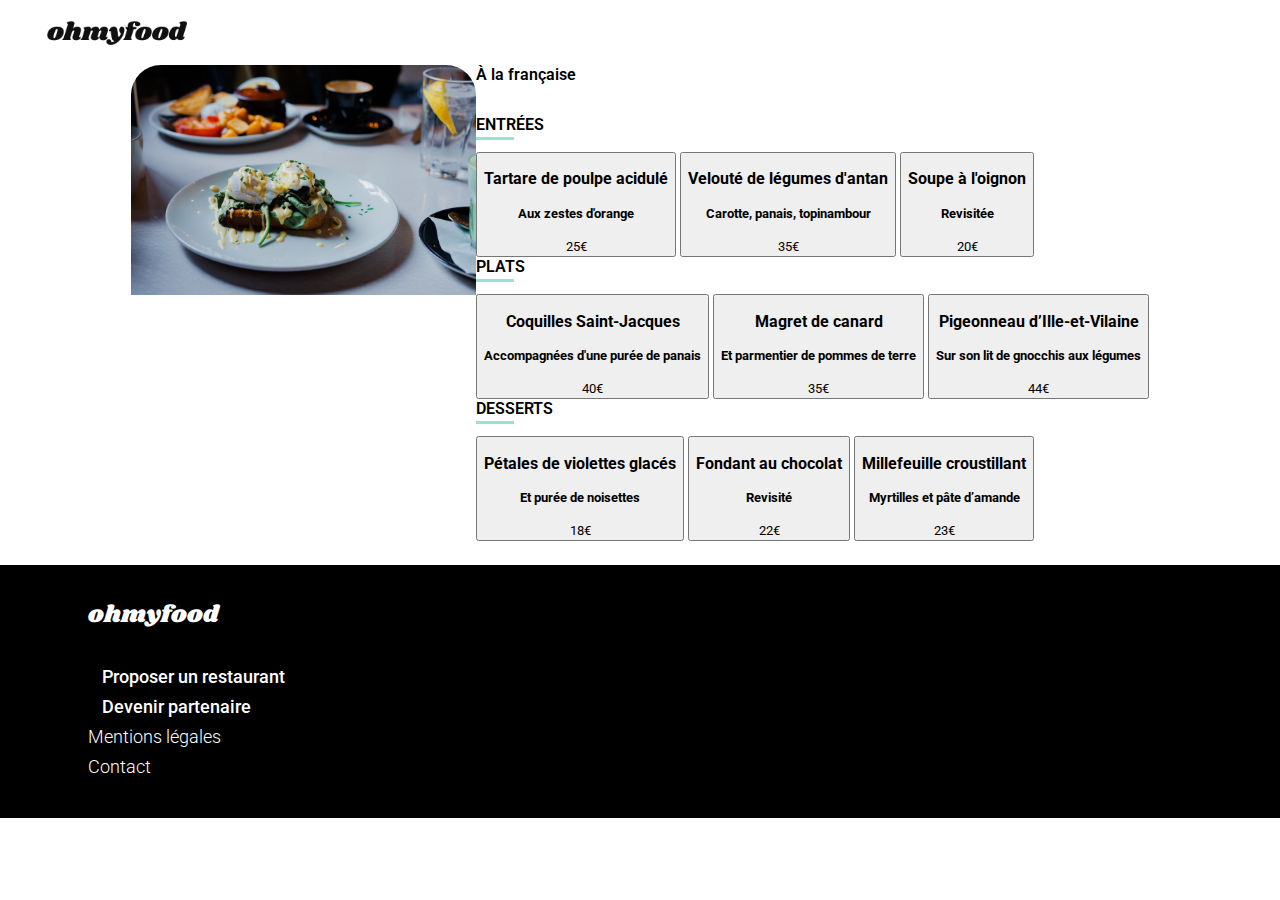
<file: restaurant3.html>
<!DOCTYPE html>
<html lang="en">
<head>
    <meta charset="UTF-8">
    <meta http-equiv="X-UA-Compatible" content="IE=edge">
    <meta name="viewport" content="width=device-width, initial-scale=1.0">
    <title>À la française</title>
    <link rel="stylesheet" href="style.css">
    <link rel="stylesheet" href="https://cdnjs.cloudflare.com/ajax/libs/font-awesome/5.15.2/css/all.min.css" integrity="sha512-HK5fgLBL+xu6dm/Ii3z4xhlSUyZgTT9tuc/hSrtw6uzJOvgRr2a9jyxxT1ely+B+xFAmJKVSTbpM/CuL7qxO8w==" crossorigin="anonymous" />
    <link rel="preconnect" href="https://fonts.gstatic.com">
    <link href="https://fonts.googleapis.com/css2?family=Roboto:wght@200;300;400;500;600;700;800;900&display=swap" rel="stylesheet">
    <link href="https://fonts.googleapis.com/css2?family=Shrikhand:wght@200;300;400;500;600;700;800;900&display=swap" rel="stylesheet">
</head>

<body>

    <!-- Header -->

    <header>
        <div class="header">
            
            <span class="logo">
                <a class="home-link" href="index.html"><i class="fas fa-arrow-left"></i></a>
                <img src="public/img/logo/ohmyfood.png" alt="logo ohmyfood">
            </span>

        </div>
    </header>

    <!-- Main -->

    <main>

        <div class="img-container">
        <img class="img img_3" alt="À la française" src="public/img/restaurants/rest3.jpg">
        </div>
        
        <div class="menu">

            <section class="title">
                <div class="name">À la française</div>
                <div class="like">
                    <i class="far fa-heart"></i><i class="fas fa-heart"></i>
                </div>
            </section>

            <section class="dish dish--1">
                <div class="dish-type">ENTR&Eacute;ES</div>
                <hr>

                <div class="choices">

                    <button class="item item--1" type="submit">

                            <div class="item-details">
                                <h3>Tartare de poulpe acidulé</h3>
                                <h4>Aux zestes d'orange</h4>
                            </div>

                            <div class="slider">
                                <span class="price">25€</span>
                                <span class="checkbox"><i class="fas fa-check-circle"></i></span>
                            </div>
                            
                    </button>

                    <button class="item item--2" type="submit">

                        <div class="item-details">
                            <h3>Velouté de légumes d'antan</h3>
                            <h4>Carotte, panais, topinambour</h4>
                        </div>

                        <div class="slider">
                            <span class="price">35€</span>
                            <span class="checkbox"><i class="fas fa-check-circle"></i></span>
                        </div>

                    </button> 

                    <button class="item item--3" type="submit">

                        <div class="item-details">
                            <h3>Soupe à l'oignon</h3>
                            <h4>Revisitée</h4>
                        </div>

                        <div class="slider">
                            <span class="price">20€</span>
                            <span class="checkbox"><i class="fas fa-check-circle"></i></span>
                        </div>

                    </button>
                
                </div>

            </section>


            <section class="dish dish--2">
                <div class="dish-type">PLATS</div>
                <hr>

                <div class="choices">

                    <button class="item item--4" type="submit">
                        <div class="item-details">
                            <h3>Coquilles Saint-Jacques</h3>
                            <h4>Accompagnées d'une purée de panais</h4>
                        </div>

                        <div class="slider">
                            <span class="price">40€</span>
                            <span class="checkbox"><i class="fas fa-check-circle"></i></span>
                        </div>

                    </button>

                    <button class="item item--5" type="submit">
                        <div class="item-details">
                            <h3>Magret de canard</h3>
                            <h4>Et parmentier de pommes de terre</h4>
                        </div>

                        <div class="slider">
                            <span class="price">35€</span>
                            <span class="checkbox"><i class="fas fa-check-circle"></i></span>
                        </div>
                        
                    </button>

                    <button class="item item--6" type="submit">
                        <div class="item-details">
                            <h3>Pigeonneau d’Ille-et-Vilaine</h3>
                            <h4>Sur son lit de gnocchis aux légumes</h4>
                        </div>

                        <div class="slider">
                            <span class="price">44€</span>
                            <span class="checkbox"><i class="fas fa-check-circle"></i></span>
                        </div>
                        
                    </button>
                
                </div>

            </section>

            <section class="dish dish--3">
                <div class="dish-type">DESSERTS</div>
                <hr>

                <div class="choices">

                    <button class="item item--7" type="submit">
                        <div class="item-details">
                            <h3>Pétales de violettes glacés</h3>
                            <h4>Et purée de noisettes</h4>
                        </div>

                        <div class="slider">
                            <span class="price">18€</span>
                            <span class="checkbox"><i class="fas fa-check-circle"></i></span>
                        </div>

                    </button>

                    <button class="item item--8" type="submit">
                        <div class="item-details">
                            <h3>Fondant au chocolat</h3>
                            <h4>Revisité</h4>
                        </div>

                        <div class="slider">
                            <span class="price">22€</span>
                            <span class="checkbox"><i class="fas fa-check-circle"></i></span>
                        </div>

                    </button>

                    <button class="item item--9" type="submit">
                        <div class="item-details">
                            <h3>Millefeuille croustillant</h3>
                            <h4>Myrtilles et pâte d’amande</h4>
                        </div>

                        <div class="slider">
                            <span class="price">23€</span>
                            <span class="checkbox"><i class="fas fa-check-circle"></i></span>
                        </div>

                    </button>
                
                </div>

            </section>
            
        </div>

    </main>

    <!-- Footer -->

    <footer>

        <div class=footer>

            <div class="logo-footer">ohmyfood</div>

            <ul>
                <li class="li1"><a href="#"><span><i class="fas fa-utensils"></i></span>Proposer un restaurant</a></li>
                <li class="li1"><a href="#"><span><i class="fas fa-hands-helping"></i></span>Devenir partenaire</a></li>
                <li class="li2"><a href="#">Mentions légales</a></li>
                <li class="li2"><a href="mailto:#">Contact</a></li>
            </ul>

        </div>
    
    </footer>
    
</body>
</html>
</file>
<file: style.css>
* {
  box-sizing: border-box;
  font-family: "Roboto", sans-serif;
}

a {
  text-decoration: none;
  color: inherit;
}

ul {
  margin: 0;
  list-style: none;
  padding: 0;
}

li {
  padding-bottom: 0.5em;
  font-weight: 300;
  color: #ffff;
}
@media (min-width: 600px) {
  li {
    font-size: 18px;
  }
}
li :hover {
  transform: scale(2);
  transition: 0.4s;
  cursor: pointer;
  font-weight: 800;
}

p {
  font-size: 18px;
  font-weight: 400;
  margin: 0;
  color: #747373;
}

h1 {
  font-size: 22px;
  font-weight: 800;
  margin: 0;
}
@media (min-width: 1024px) {
  h1 {
    font-size: 24px;
  }
}

h2 {
  font-size: 22px;
  font-weight: 800;
}

hr {
  display: block;
  position: relative;
  height: 10px;
  border: none;
  border-top: 3px solid #99E2D0;
  width: 38px;
  margin: 3px 0 5px;
}

.loader-container {
  position: fixed;
  width: 100%;
  height: 100%;
  background: linear-gradient(170deg, #FF79DA, #9356DC);
  animation-name: hide;
  animation-duration: 3s;
  animation-fill-mode: forwards;
  animation-timing-function: linear;
  z-index: 20000;
}
.loader-container .loader {
  position: fixed;
  top: 50%;
  left: 50%;
  border: 16px solid #99E2D0;
  border-radius: 50%;
  border-top: 16px solid #9356DC;
  border-bottom: 16px solid #9356DC;
  width: 130px;
  height: 130px;
  animation: spin 2s linear infinite;
  margin: -65px;
}
@keyframes spin {
  0% {
    transform: rotate(0deg);
  }
  100% {
    transform: rotate(-360deg);
  }
}
.loader-container .fa-utensils {
  display: block;
  position: absolute;
  top: 50%;
  left: 50%;
  font-size: 50px;
  font-weight: 600;
  color: #fff;
  margin: -25px -20px;
}
@keyframes hide {
  0% {
    visibility: visible;
  }
  100% {
    visibility: hidden;
  }
}

.header {
  display: flex;
  flex-flow: row wrap;
  justify-content: center;
  position: relative;
  width: 100%;
  padding: 0.8em 1em 0.3em;
  background-color: #fff;
  z-index: 2;
}
@media (min-width: 768px) {
  .header {
    justify-content: flex-start;
    align-items: center;
    padding: 0;
  }
}
@media (min-width: 1024px) {
  .header {
    max-width: 35%;
  }
}
@media (min-width: 1200px) {
  .header {
    width: 100%;
    max-width: 1250px;
    min-width: 1000px;
    margin: 0 auto;
  }
}
.header i {
  font-size: 1.2em;
  cursor: pointer;
  position: absolute;
  left: 1.4em;
  top: 0.8em;
}
@media (min-width: 768px) {
  .header i {
    display: block;
    position: static;
    margin-left: 2em;
  }
}
@media (min-width: 768px) {
  .header .logo {
    margin: 1.3em 2em 1em;
  }
}
.header .logo img {
  width: 150px;
}
@media (min-width: 1200px) {
  .header .logo img {
    width: 140px;
  }
}

footer {
  position: relative;
  width: 100%;
  background-color: #000;
  padding: 1.5em;
  margin: 0;
  z-index: 5;
}
@media (min-width: 600px) {
  footer {
    padding: 2em 3em;
  }
}
@media (min-width: 1200px) {
  footer .footer {
    width: 1104px;
    margin: 0 auto;
  }
}
footer .logo-footer {
  color: #fff;
  font-family: "shrikhand", sans-serif;
  font-weight: 200;
  font-size: 20px;
  padding-bottom: 1.4em;
}
@media (min-width: 600px) {
  footer .logo-footer {
    font-size: 24px;
  }
}
footer .li1 {
  font-weight: 500;
}
footer .li1 .fas {
  font-size: 0.9em;
  padding-right: 0.8em;
}
@media (min-width: 600px) {
  footer .li1 .fas {
    font-size: 1em;
  }
}

body {
  display: block;
  margin: 0;
  width: 100%;
  height: 100%;
  font-size: 16px;
  font-weight: 600;
  color: #000000;
  background: #fff;
}

.container {
  width: 100%;
}
@media (min-width: 1200px) {
  .container {
    display: flex;
    flex-flow: row wrap;
    justify-content: stretch;
    max-width: 1250px;
    margin: auto;
  }
}

header {
  width: 100%;
  order: 1;
}

.location-box {
  display: none;
}
@media (min-width: 1024px) {
  .location-box {
    display: block;
    position: relative;
    left: 320px;
    box-shadow: inset 0 15px 15px -20px #747373;
    width: 30%;
    border-radius: 30px;
    background-color: #fff;
    margin: 0 auto 1em;
    cursor: pointer;
  }
}
@media (min-width: 1200px) {
  .location-box {
    width: 100%;
    order: 2;
    z-index: 3;
    left: 0px;
    margin: 0 2em 0.5em 52em;
  }
}
.location-box:hover {
  border: 2px solid #9356DC;
  box-shadow: 0px 0px 15px #9356DC;
}
.location-box #box {
  display: flex;
  margin: auto;
  height: 40px;
  justify-content: space-between;
  align-items: center;
}
.location-box #box .icon-map {
  padding: 0 1em;
  font-size: 20px;
}
.location-box #box input {
  display: block;
  border: none;
  outline-style: none;
  background-color: transparent;
  font-size: 16px;
  font-weight: 600;
}
.location-box #box .icon-search {
  font-size: 20px;
  padding: 0 1em;
}
.location-box #box .icon-search:hover {
  color: #9356DC;
}

@media (min-width: 768px) {
  #booking {
    border-radius: 30px;
    margin: 0 2em;
    background-color: #f3f3f3;
  }
}
@media (min-width: 1024px) {
  #booking {
    display: flex;
    flex-direction: column;
    border-radius: 0px;
    background-color: #fff;
    align-items: flex-end;
  }
}
@media (min-width: 1200px) {
  #booking {
    flex-direction: row;
    justify-content: flex-start;
    align-items: baseline;
    width: 38%;
    order: 3;
    height: max-content;
  }
}
#booking .location-container {
  padding: 0.8em;
  margin: 0;
  background-color: #e6e6e6;
  box-shadow: inset 0 15px 15px -20px #747373;
}
@media (min-width: 768px) {
  #booking .location-container {
    padding: 0.7em;
    border-top-left-radius: 30px;
    border-top-right-radius: 30px;
  }
}
@media (min-width: 1024px) {
  #booking .location-container {
    display: none;
  }
}
#booking #location {
  display: flex;
  width: 150px;
  margin: auto;
}
#booking #location .icon-map {
  padding: 0 0.5em 0;
  font-size: 15px;
}
@media (min-width: 600px) {
  #booking #location .icon-map {
    font-size: 18px;
  }
}
@media (min-width: 894px) {
  #booking #location .icon-map {
    font-size: 22px;
  }
}
#booking #location input {
  display: block;
  border: none;
  outline-style: none;
  background-color: transparent;
  font-size: 15px;
  font-weight: 600;
}

.presentation {
  display: flex;
  flex-flow: row wrap;
  justify-content: center;
  padding: 1em;
  margin: 0;
  background-color: #f3f3f3;
}
@media (min-width: 600px) {
  .presentation {
    width: 100%;
    padding: 1em 3em 0em;
  }
}
@media (min-width: 768px) {
  .presentation {
    width: 100%;
    padding: 0.5em 5em;
    background-color: inherit;
    border-radius: 30px;
  }
}
@media (min-width: 1024px) {
  .presentation {
    flex-direction: column;
    align-items: center;
    padding: 0;
  }
}
@media (min-width: 1200px) {
  .presentation {
    align-items: flex-start;
  }
}
.presentation .presentation-title {
  text-align: center;
  padding: 1em 2.5em 0;
}
@media (min-width: 1200px) {
  .presentation .presentation-title {
    text-align: left;
    padding: 0;
  }
}
.presentation .presentation-subtitle {
  text-align: center;
  margin: 0.5em 0 1em;
}
@media (min-width: 1200px) {
  .presentation .presentation-subtitle {
    text-align: left;
  }
}
@media (min-width: 1200px) {
  .presentation .explore {
    margin: 0 2em;
  }
}

#functioning {
  background-color: #fff;
  padding: 1.5em 1.2em;
}
@media (min-width: 768px) {
  #functioning {
    padding: 1em 0;
    margin: 0 2em;
  }
}
@media (min-width: 1024px) {
  #functioning {
    margin-top: 0;
  }
}
@media (min-width: 1200px) {
  #functioning {
    padding-top: 0;
    margin-top: -23em;
    margin-left: 2em;
    width: 35%;
    order: 5;
    display: flex;
    flex-direction: column;
    align-items: flex-start;
  }
}
#functioning .box-container {
  display: flex;
  flex-flow: row wrap;
  justify-content: center;
  margin-top: 1.5em;
  padding-left: 0.6em;
}
@media (min-width: 600px) {
  #functioning .box-container {
    padding: 0 2em;
  }
}
@media (min-width: 768px) {
  #functioning .box-container {
    padding: 0;
    margin-top: 2em;
    justify-content: space-evenly;
  }
}
@media (min-width: 1024px) {
  #functioning .box-container {
    padding: 0 1em;
  }
}
@media (min-width: 1200px) {
  #functioning .box-container {
    margin-top: 1.5em;
    padding: 0;
  }
}
#functioning .box-container .box {
  display: flex;
  flex-flow: row wrap;
  justify-content: space-between;
  box-shadow: 3px 3px 15px -4px #747373;
  width: 100%;
  max-width: 350px;
  height: 63px;
  border-radius: 20px;
  background: #f3f3f3;
  align-items: center;
  margin: 0 auto 1.2em;
  cursor: pointer;
}
@media (min-width: 600px) {
  #functioning .box-container .box {
    width: 360px;
    height: 65px;
    border-radius: 25px;
  }
}
@media (min-width: 768px) {
  #functioning .box-container .box {
    width: 220px;
    height: 60px;
    justify-content: center;
    align-content: center;
    margin-bottom: 1em;
  }
}
@media (min-width: 894px) {
  #functioning .box-container .box {
    min-width: 240px;
    justify-content: flex-start;
    align-content: center;
  }
}
@media (min-width: 1024px) {
  #functioning .box-container .box {
    width: 290px;
    height: 70px;
  }
}
@media (min-width: 1200px) {
  #functioning .box-container .box {
    width: 320px;
    height: 70px;
    margin-bottom: 2.5em;
    margin-left: 0.5em;
    justify-content: flex-start;
  }
}
@media (min-width: 600px) {
  #functioning .box-container .box > * {
    font-size: 16px;
  }
}
@media (min-width: 768px) {
  #functioning .box-container .box > * {
    font-size: 15px;
  }
}
@media (min-width: 1024px) {
  #functioning .box-container .box > * {
    font-size: 16px;
  }
}
#functioning .box-container .box:hover {
  background: #e4d5f6;
  box-shadow: 3px 3px 15px -1px #747373;
}
#functioning .box-container .box:hover:hover .box-icon {
  color: #9356DC;
}
#functioning .box-container .box .step-number {
  background: #9356DC;
  color: #fff;
  font-size: 15px;
  font-weight: 400;
  border-radius: 50px;
  margin-left: -10px;
  padding: 0.25em 0.5em 0.25em;
}
@media (min-width: 768px) {
  #functioning .box-container .box .step-number {
    margin: -40px 100px 0px;
  }
}
@media (min-width: 894px) {
  #functioning .box-container .box .step-number {
    margin: 0 0 0 -10px;
  }
}
#functioning .box-container .box .icon {
  padding: 0 1.5em;
}
@media (min-width: 600px) {
  #functioning .box-container .box .icon {
    padding: 0 2em;
  }
}
@media (min-width: 768px) {
  #functioning .box-container .box .icon {
    padding: 0 1em;
  }
}
@media (min-width: 1024px) {
  #functioning .box-container .box .icon {
    padding: 0 1.5em;
  }
}
#functioning .box-container .box .icon .box-icon {
  color: #747373;
  font-size: 1.1em;
}
#functioning .box-container .box .text {
  flex: 1;
  font-size: 16px;
}
@media (min-width: 768px) {
  #functioning .box-container .box .text {
    font-size: 15px;
  }
}

.section-title {
  margin: 0.5em 0 0.5em;
}
@media (min-width: 600px) {
  .section-title {
    text-align: center;
  }
}
@media (min-width: 1024px) {
  .section-title {
    text-align: left;
    margin: 0.5em 1em;
  }
}
@media (min-width: 1200px) {
  .section-title {
    margin: 0.5em 0em;
  }
}

#restaurants {
  background-color: #f3f3f3;
  padding: 1.5em 1.2em;
}
@media (min-width: 768px) {
  #restaurants {
    margin: 0em 2em 1em;
    background-color: #f3f3f3;
    border-radius: 30px;
    padding: 1em 0.2em;
  }
}
@media (min-width: 1200px) {
  #restaurants {
    margin: 0.5em 0em 0em;
    padding: 0.8em 1.5em;
    width: 55%;
    order: 4;
  }
}
#restaurants .restaurants-container {
  display: flex;
  flex-direction: column;
  justify-content: center;
  margin: 0;
  width: 100%;
}
@media (min-width: 600px) {
  #restaurants .restaurants-container {
    display: flex;
    flex-flow: row wrap;
    justify-content: space-evenly;
    margin-bottom: 1em;
  }
}
#restaurants .restaurants-container .map {
  display: flex;
  flex-direction: column;
  justify-content: flex-end;
  box-shadow: 3px 3px 15px -4px #747373;
  height: auto;
  max-height: 240px;
  width: 100%;
  max-width: 350px;
  background-color: #fff;
  border-radius: 20px;
  margin: 0.6em auto;
  flex: 1 1 240px;
}
@media (min-width: 600px) {
  #restaurants .restaurants-container .map {
    min-width: 300px;
    margin: 1em 0.6em;
  }
}
@media (min-width: 768px) {
  #restaurants .restaurants-container .map {
    min-width: 324px;
    max-width: 300px;
    margin: 1em 0.5em 0.5em;
  }
}
@media (min-width: 894px) {
  #restaurants .restaurants-container .map {
    margin: 1em;
    max-width: 370px;
    max-height: 270px;
    height: auto;
  }
}
@media (min-width: 1024px) {
  #restaurants .restaurants-container .map {
    margin: 1.5em 2em;
  }
}
@media (min-width: 1200px) {
  #restaurants .restaurants-container .map {
    min-width: 100px;
    max-width: 290px;
    height: 210px;
    max-height: 230px;
    margin: 1em 0.5em 0.5em;
  }
}
#restaurants .restaurants-container .map .rest-img {
  position: relative;
  display: flex;
  flex-direction: column;
  justify-content: flex-end;
  width: 100%;
  border-top-right-radius: 15px;
  border-top-left-radius: 15px;
  overflow: hidden;
  flex: 1;
}
#restaurants .restaurants-container .map .rest-img .new {
  position: absolute;
  top: 8%;
  left: 70%;
  background-color: #99E2D0;
  color: #278870;
  padding: 0.4em 0.8em 0.3em;
  font-size: 15px;
  box-shadow: 8px 8px 10px -5px #000;
  z-index: 2000;
}
@media (min-width: 768px) {
  #restaurants .restaurants-container .map .rest-img .new {
    font-size: 14px;
    top: 8%;
    left: 72%;
  }
}
@media (min-width: 894px) {
  #restaurants .restaurants-container .map .rest-img .new {
    font-size: 16px;
  }
}
@media (min-width: 1200px) {
  #restaurants .restaurants-container .map .rest-img .new {
    font-size: 14px;
    top: 15px;
    left: 200px;
  }
}
#restaurants .restaurants-container .map .rest-img .img {
  display: block;
  position: relative;
  width: 100%;
  height: 230px;
  object-fit: cover;
  z-index: 1;
}
@media (min-width: 894px) {
  #restaurants .restaurants-container .map .rest-img .img {
    height: 245px;
  }
}
@media (min-width: 1200px) {
  #restaurants .restaurants-container .map .rest-img .img {
    height: 190px;
  }
}
#restaurants .restaurants-container .map .rest-text {
  display: flex;
  flex-flow: row wrap;
  justify-content: space-between;
  padding: 0.9em;
  align-items: center;
  width: 100%;
}
#restaurants .restaurants-container .map .rest-text .rest-details {
  display: flex;
  flex-direction: column;
}
#restaurants .restaurants-container .map .rest-text .rest-details .map-title {
  font-size: 18px;
  font-weight: 800;
  margin: 0;
  padding: 0;
  color: #000;
  white-space: nowrap;
  overflow: hidden;
  text-overflow: ellipsis;
}
@media (min-width: 600px) {
  #restaurants .restaurants-container .map .rest-text .rest-details .map-title {
    font-size: 20px;
  }
}
@media (min-width: 768px) {
  #restaurants .restaurants-container .map .rest-text .rest-details .map-title {
    font-size: 18px;
  }
}
@media (min-width: 894px) {
  #restaurants .restaurants-container .map .rest-text .rest-details .map-title {
    font-size: 20px;
  }
}
@media (min-width: 1200px) {
  #restaurants .restaurants-container .map .rest-text .rest-details .map-title {
    font-size: 18px;
  }
}
#restaurants .restaurants-container .map .rest-text .rest-details .map-subtitle {
  font-size: 16px;
  font-weight: 400;
  margin: 0;
  padding: 0;
  color: #747373;
  white-space: nowrap;
  overflow: hidden;
  text-overflow: ellipsis;
}
@media (min-width: 600px) {
  #restaurants .restaurants-container .map .rest-text .rest-details .map-subtitle {
    font-size: 18px;
  }
}
@media (min-width: 768px) {
  #restaurants .restaurants-container .map .rest-text .rest-details .map-subtitle {
    font-size: 16px;
  }
}
@media (min-width: 894px) {
  #restaurants .restaurants-container .map .rest-text .rest-details .map-subtitle {
    font-size: 18px;
  }
}
@media (min-width: 1200px) {
  #restaurants .restaurants-container .map .rest-text .rest-details .map-subtitle {
    font-size: 16px;
  }
}

.colored-btn {
  display: flex;
  align-items: center;
  margin: 1em 2em 2.5em;
  height: 50px;
  border: none;
  border-radius: 30px;
  background: linear-gradient(170deg, #FF79DA, #9356DC);
  box-shadow: 0 4px 15px -4px #747373;
  cursor: pointer;
}
@media (min-width: 768px) {
  .colored-btn {
    margin-bottom: 2em;
  }
}
@media (min-width: 1024px) {
  .colored-btn {
    margin-bottom: 1em;
  }
}
.colored-btn .button-text {
  color: #fff;
  padding: 1em;
  font-weight: 500;
  font-size: 15px;
}
.colored-btn .button-text_order {
  margin: 2em;
}
.colored-btn:hover {
  filter: brightness(112%);
  box-shadow: 0px 4px 10px 1px #747373;
}

.like {
  margin: 0 0.5em;
  position: relative;
  min-width: 26px;
  min-height: 26px;
  cursor: pointer;
}
@media (min-width: 600px) {
  .like {
    margin-right: 0.6em;
    margin-bottom: 0.3em;
  }
}
.like i {
  position: absolute;
  top: 0;
  left: 0;
}
.like .fas {
  background: linear-gradient(#9356DC, #FF79DA);
  -webkit-background-clip: text;
  -webkit-text-fill-color: transparent;
  clip-path: circle(0%);
  transition: all 0.8s;
}
.like .fa-heart {
  font-size: 26px;
  display: block;
  color: #747373;
}
@media (min-width: 600px) {
  .like .fa-heart {
    font-size: 30px;
    margin-right: 4em;
  }
}
.like:hover .fas {
  clip-path: circle(100%);
}

@media (min-width: 1200px) {
  main {
    display: flex;
    flex-flow: row wrap;
    justify-content: center;
    width: 95%;
    max-width: 1250px;
    margin: 0 auto 1.5em;
    border-radius: 30px;
  }
}
main .img {
  display: block;
  position: relative;
  width: 100%;
  height: 230px;
  object-fit: cover;
  z-index: 1;
}
@media (min-width: 1200px) {
  main .img {
    border-top-left-radius: 30px;
    border-top-right-radius: 30px;
  }
}
main .menu-container .menu {
  position: relative;
  background-color: #f3f3f3;
  padding: 2em 1em 1em;
  border-top-left-radius: 35px;
  border-top-right-radius: 35px;
  width: 100%;
  height: max-content;
  margin-top: -40px;
  display: flex;
  flex-direction: column;
  z-index: 2;
}
@media (min-width: 600px) {
  main .menu-container .menu {
    align-items: center;
    margin: 2.5em auto;
    width: 90%;
    max-width: 650px;
    border-radius: 35px;
  }
}
@media (min-width: 894px) {
  main .menu-container .menu {
    border-radius: 0;
    margin: 0;
    width: 100%;
    max-width: none;
    flex-flow: row wrap;
    justify-content: center;
  }
  main .menu-container .menu--rest2 .dish {
    height: 390px;
  }
}
@media (min-width: 1200px) {
  main .menu-container .menu {
    border-bottom-left-radius: 30px;
    border-bottom-right-radius: 30px;
  }
}
main .menu-container .menu .restaurant {
  display: flex;
  flex-direction: row;
  justify-content: space-between;
  align-items: baseline;
  width: 100%;
  max-width: 350px;
}
@media (min-width: 894px) {
  main .menu-container .menu .restaurant {
    max-width: 450px;
    margin: 0 15em;
    justify-content: space-evenly;
  }
}
main .menu-container .menu .restaurant .name {
  font-family: "shrikhand", sans-serif;
  font-size: 25px;
  font-weight: 500;
}
@media (min-width: 600px) {
  main .menu-container .menu .restaurant .name {
    font-size: 28px;
  }
}
main .menu-container .menu .dish {
  width: 100%;
  padding: 1.5em 0 0.5em;
  animation: fadein 1.5s backwards;
}
main .menu-container .menu .dish--1 {
  animation-delay: 0.5s;
}
main .menu-container .menu .dish--2 {
  animation-delay: 1s;
}
main .menu-container .menu .dish--3 {
  animation-delay: 1.5s;
}
@keyframes fadein {
  0% {
    opacity: 0;
  }
  100% {
    opacity: 1;
  }
}
@media (min-width: 600px) {
  main .menu-container .menu .dish {
    max-width: 500px;
  }
}
@media (min-width: 894px) {
  main .menu-container .menu .dish {
    display: flex;
    flex-flow: column wrap;
    width: 30%;
    max-width: none;
    margin: 0 0.8em;
    flex: 1;
  }
}
main .menu-container .menu .dish .dish-type {
  font-size: 16px;
  margin: 0.5em 0 0.5em;
}
main .menu-container .menu .dish .choices {
  margin: 0;
  padding: 0;
  width: 100%;
}
main .menu-container .menu .dish .choices .item {
  display: flex;
  justify-content: space-between;
  align-items: center;
  box-shadow: 3px 3px 15px -4px #747373;
  height: 60px;
  width: 100%;
  max-width: 600px;
  background-color: #fff;
  border-radius: 15px;
  margin-top: 1em;
  border: none;
  padding: 0;
  cursor: pointer;
  overflow: hidden;
  animation: fadein 1.5s backwards;
}
main .menu-container .menu .dish .choices .item--1 {
  animation-delay: 0.2s;
}
main .menu-container .menu .dish .choices .item--2 {
  animation-delay: 0.4s;
}
main .menu-container .menu .dish .choices .item--3 {
  animation-delay: 0.6s;
}
main .menu-container .menu .dish .choices .item--4 {
  animation-delay: 0.8s;
}
main .menu-container .menu .dish .choices .item--5 {
  animation-delay: 1s;
}
main .menu-container .menu .dish .choices .item--6 {
  animation-delay: 1.2s;
}
main .menu-container .menu .dish .choices .item--7 {
  animation-delay: 1.4s;
}
main .menu-container .menu .dish .choices .item--8 {
  animation-delay: 1.6s;
}
main .menu-container .menu .dish .choices .item--9 {
  animation-delay: 1.8s;
}
main .menu-container .menu .dish .choices .item--10 {
  animation-delay: 2s;
}
@keyframes fadein {
  0% {
    opacity: 0;
  }
  100% {
    opacity: 1;
  }
}
@media (min-width: 894px) {
  main .menu-container .menu .dish .choices .item {
    width: 100%;
    max-width: none;
  }
  main .menu-container .menu .dish .choices .item:hover {
    width: 400px;
    transition: 0.4s;
    transform: scale(1.1);
  }
  main .menu-container .menu .dish .choices .item--7:hover {
    transform: translateX(-8em);
  }
  main .menu-container .menu .dish .choices .item--8:hover {
    transform: translateX(-8em);
  }
  main .menu-container .menu .dish .choices .item--9:hover {
    transform: translateX(-8em);
  }
}
@media (min-width: 1024px) {
  main .menu-container .menu .dish .choices .item--7:hover {
    transform: translateX(-5em);
  }
  main .menu-container .menu .dish .choices .item--8:hover {
    transform: translateX(-5em);
  }
  main .menu-container .menu .dish .choices .item--9:hover {
    transform: translateX(-5em);
  }
}
@media (min-width: 1200px) {
  main .menu-container .menu .dish .choices .item:hover {
    width: 100%;
    transform: none;
  }
}
main .menu-container .menu .dish .choices .item .item-details {
  display: block;
  text-align: left;
  overflow: hidden;
  text-overflow: ellipsis;
  white-space: nowrap;
  padding-left: 0.8em;
}
main .menu-container .menu .dish .choices .item .item-details .item-title {
  font-size: 18px;
  font-weight: 800;
  margin: 0;
  padding: 0;
  color: #000;
  white-space: nowrap;
  overflow: hidden;
  text-overflow: ellipsis;
}
main .menu-container .menu .dish .choices .item .item-details .item-title:hover {
  white-space: normal;
}
@media (min-width: 600px) {
  main .menu-container .menu .dish .choices .item .item-details .item-title:hover {
    white-space: nowrap;
  }
}
@media (min-width: 894px) {
  main .menu-container .menu .dish .choices .item .item-details .item-title {
    font-size: 16px;
  }
}
main .menu-container .menu .dish .choices .item .item-details .item-description {
  font-size: 16px;
  font-weight: 400;
  margin: 0;
  padding: 0;
  color: #747373;
  white-space: nowrap;
  overflow: hidden;
  text-overflow: ellipsis;
}
main .menu-container .menu .dish .choices .item .item-details .item-description:hover {
  white-space: normal;
}
@media (min-width: 894px) {
  main .menu-container .menu .dish .choices .item .item-details .item-description {
    font-size: 14px;
  }
}
main .menu-container .menu .dish .choices .item .slider {
  display: flex;
  height: 100%;
  padding: 0;
  margin-right: -60px;
  transition: 0.6s;
}
main .menu-container .menu .dish .choices .item .slider .price {
  font-size: 15px;
  font-weight: 600;
  background-color: #fff;
  padding: 2.1em 1.2em 0em;
  width: 55%;
}
main .menu-container .menu .dish .choices .item .slider .checkbox {
  height: 100%;
  width: 45%;
  padding: 1.25em 1.1em;
  background-color: #99E2D0;
  text-align: center;
  border-top-right-radius: 15px;
  border-bottom-right-radius: 15px;
}
main .menu-container .menu .dish .choices .item .slider .checkbox .fas {
  font-size: 20px;
  color: #fff;
  transition: transform 0.7s;
}
main .menu-container .menu .dish .choices .item:hover .slider {
  margin-right: 0px;
}
main .menu-container .menu .dish .choices .item:hover .slider .fas {
  transform: rotate(360deg);
}
main .menu-container .menu .order {
  margin-top: 2em;
  text-align: center;
  align-self: center;
}
@media (min-width: 1200px) {
  main .menu-container .menu .order {
    margin: 1.5em 15em 0;
  }
}

/*# sourceMappingURL=style.css.map */
</file>
